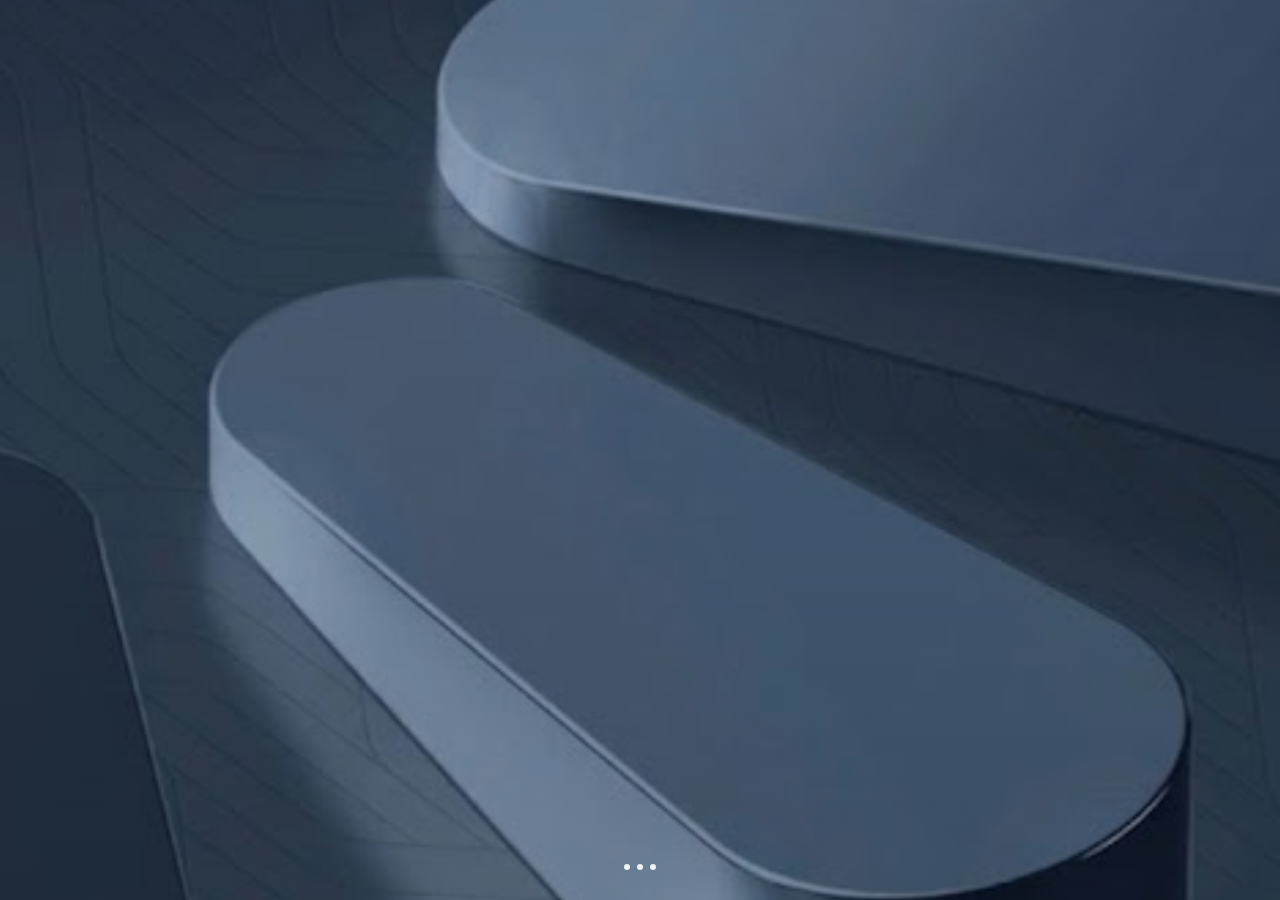
<file: index.html>
<!DOCTYPE html>
<html lang="vi">

<head>
    <meta charset="UTF-8">

    <meta
        name="viewport"
        content="width=device-width, initial-scale=1.0, maximum-scale=1.0, user-scalable=no, viewport-fit=cover"
    >

    <meta name="theme-color" content="#17283b">

    <!-- Android / PWA -->
    <link rel="manifest" href="./manifest.json">

    <link
        rel="apple-touch-icon"
        sizes="180x180"
        href="./img/app-icon-512.png"
    >
    
    <meta
        name="apple-mobile-web-app-capable"
        content="yes"
    >
    
    <meta
        name="apple-mobile-web-app-status-bar-style"
        content="default"
    >
    
    <meta
        name="apple-mobile-web-app-title"
        content="MB"
    >
    
    <meta
        name="theme-color"
        content="#17283b"
    >
    <!-- Boxicons -->
    <link
        href="https://unpkg.com/boxicons@2.1.4/css/boxicons.min.css"
        rel="stylesheet"
    >

    <title>MB Priority</title>

    <link rel="stylesheet" href="./css/index.css">
</head>

<body>

    <main
        class="splash-page"
        id="splashPage"
        aria-label="Màn hình khởi động MB Priority"
    >
        <img
            src="./img/mb_priority_background.png"
            alt=""
            class="splash-background"
            draggable="false"
        >

        <div
            class="splash-overlay"
            aria-hidden="true"
        ></div>

        <div
            class="splash-loader"
            aria-label="Đang tải ứng dụng"
        >
            <span></span>
            <span></span>
            <span></span>
        </div>
    </main>

    <script src="./js/index.js"></script>
</body>

</html>
</file>
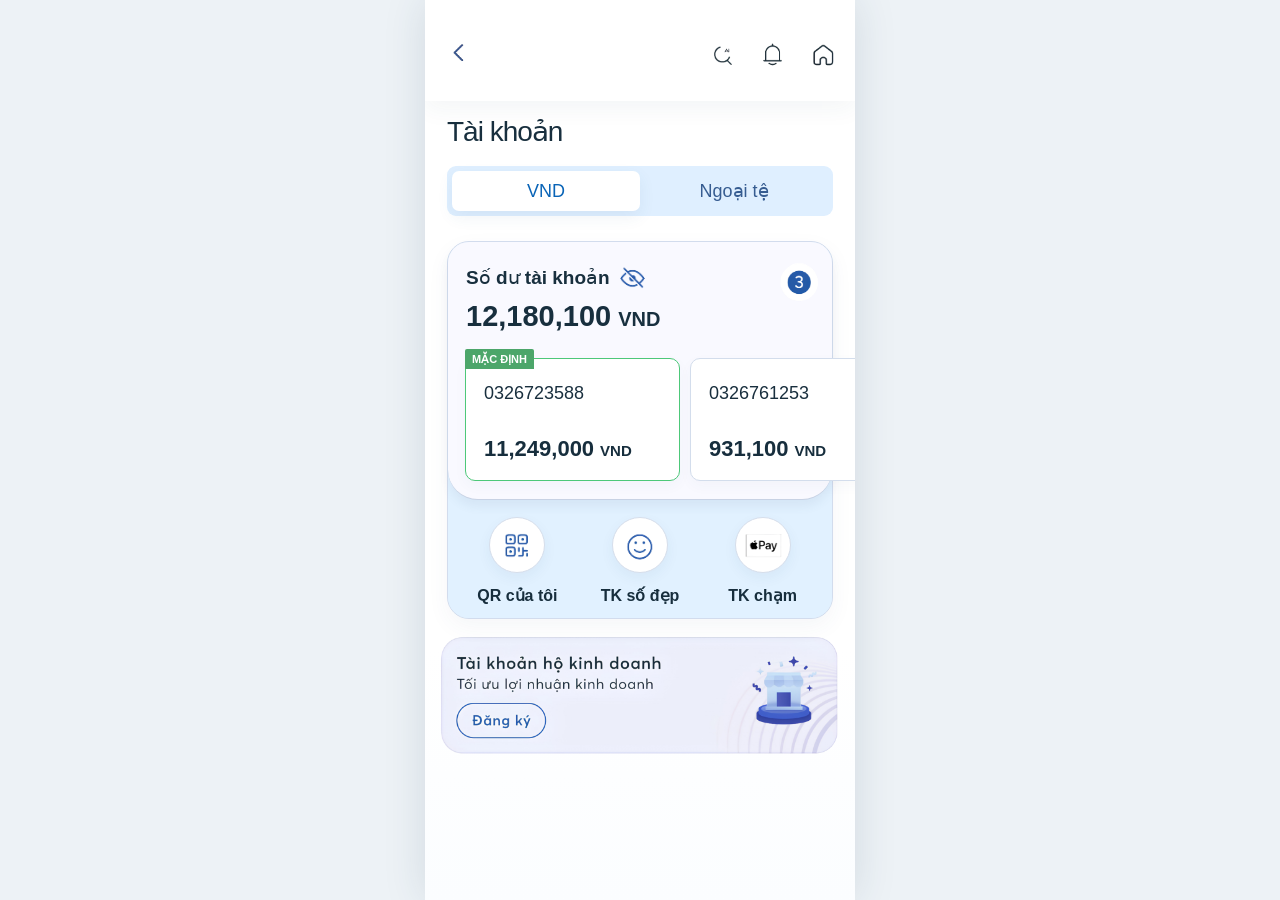
<file: account.html>
<!DOCTYPE html>
<html lang="vi">

<head>
    <meta charset="UTF-8">

    <meta
        name="viewport"
        content="width=device-width, initial-scale=1.0, maximum-scale=1.0, user-scalable=no, viewport-fit=cover"
    >

    <meta name="theme-color" content="#ffffff">

    <!-- Android / PWA -->
    <link rel="manifest" href="./manifest.json">

    <!-- iPhone / iPad -->
    <meta name="apple-mobile-web-app-capable" content="yes">

    <meta
        name="apple-mobile-web-app-status-bar-style"
        content="default"
    >

    <meta name="apple-mobile-web-app-title" content="MB Priority">

  <link
    rel="apple-touch-icon"
    sizes="180x180"
    href="./img/app-icon-full.png"
>

    <!-- Boxicons -->
    <link
        href="https://unpkg.com/boxicons@2.1.4/css/boxicons.min.css"
        rel="stylesheet"
    >

    <title>Tài khoản</title>

    <link rel="stylesheet" href="./css/account.css">
</head>

<body>

    <main class="account-page">

        <!-- =================================================
             HEADER
        ================================================== -->
    <header class="account-header">

    <button
        type="button"
        class="header-back-button"
        id="backButton"
        aria-label="Quay lại"
    >
        <span class="header-back-icon-box">

            <img
                src="./img/icon-back.png"
                alt=""
                class="header-back-icon-img"
            >

        </span>
    </button>


    <nav
        class="account-header-actions"
        aria-label="Tiện ích"
    >
        <button
            type="button"
            class="account-header-button"
            id="homeButton"
            aria-label="Trang chủ"
        >

            <span class="header-home-icon-box">

                <img
                    src="./img/icon-total.png"
                    alt=""
                    class="header-home-icon-img"
                >

            </span>

        </button>

    </nav>

</header>


        <!-- =================================================
             NỘI DUNG
        ================================================== -->
        <section class="account-content">

            <h1 class="account-title">Tài khoản</h1>


            <!-- Tab loại tiền -->
            <div
                class="currency-tabs"
                role="tablist"
                aria-label="Chọn loại tài khoản"
            >
                <button
                    type="button"
                    class="currency-tab is-active"
                    id="vndTab"
                    role="tab"
                    aria-selected="true"
                    data-currency="vnd"
                >
                    VND
                </button>

                <button
                    type="button"
                    class="currency-tab"
                    id="foreignTab"
                    role="tab"
                    aria-selected="false"
                    data-currency="foreign"
                >
                    Ngoại tệ
                </button>
            </div>


            <!-- =================================================
                 KHỐI TÀI KHOẢN VND
            ================================================== -->
            <section
                class="currency-panel is-active"
                id="vndPanel"
                data-panel="vnd"
            >

                <article class="account-summary-card">

                    <!-- Tổng số dư -->
                  <div class="summary-header">

    <div class="summary-title-row">

        <h2>Số dư tài khoản</h2>

        <button
            type="button"
            class="balance-toggle-button"
            id="accountBalanceToggle"
            aria-label="Ẩn số dư"
        >

            <span class="balance-toggle-icon-box">

               <img
    src="./img/icon-hide.png"
    alt=""
    class="balance-toggle-icon-img"
    id="accountBalanceToggleIcon"
>

            </span>

        </button>

    </div>


    <button
        type="button"
        class="account-count-button"
        aria-label="Có 3 tài khoản"
    >

        <span class="account-count-icon-box">

            <img
                src="./img/icon-account-count.png"
                alt=""
                class="account-count-icon-img"
            >

        </span>

    </button>

</div>

                    <div
                        class="total-account-balance"
                        aria-live="polite"
                    >
                        <strong id="accountTotalBalance">
                            12,180,100
                        </strong>

                        <span>VND</span>
                    </div>


                    <!-- Slider tài khoản -->
                    <div
                        class="account-cards-viewport"
                        id="accountCardsViewport"
                    >
                        <div
                            class="account-cards-track"
                            id="accountCardsTrack"
                        >

                            <!-- Tài khoản mặc định -->
                            <article
                                class="bank-account-card is-default"
                                tabindex="0"
                                data-account="./transaction.html"
                            >
                                <span class="default-label">
                                    MẶC ĐỊNH
                                </span>

                                <p class="account-number">
                                    0326723588
                                </p>

                                <div class="account-card-balance">
                                    <strong
                                        class="account-balance-value"
                                        data-balance="11,249,000"
                                    >
                                        11,249,000
                                    </strong>

                                    <span>VND</span>
                                </div>
                            </article>


                            <!-- Tài khoản thứ hai -->
                            <article
                                class="bank-account-card"
                                tabindex="0"
                                data-account="./transaction.html"
                            >
                                <p class="account-number">  
                                    0326761253
                                </p>

                                <div class="account-card-balance">
                                    <strong
                                        class="account-balance-value"
                                        data-balance="931,100"
                                    >
                                        12334
                                    </strong>

                                    <span>VND</span>
                                </div>
                            </article>


                            <!-- Tài khoản thứ ba -->
                            <article
                                class="bank-account-card"
                                tabindex="0"
                                data-account="./transaction.html"
                            >
                                <p class="account-number">
                                    686899999
                                </p>

                                <div class="account-card-balance">
                                    <strong
                                        class="account-balance-value"
                                        data-balance="0"
                                    >
                                        0
                                    </strong>

                                    <span>VND</span>
                                </div>
                            </article>

                        </div>
                    </div>


                    <!-- Tiện ích tài khoản -->
                  <nav
    class="account-tools"
    aria-label="Tiện ích tài khoản"
>

    <!-- QR của tôi -->
    <button
        type="button"
        class="account-tool-item"
    >
        <span class="account-tool-icon">
            <span class="tool-qr-icon-box">
                <img
                    src="./img/icon-myqr.png"
                    alt="QR của tôi"
                    class="tool-qr-icon-img"
                >
            </span>
        </span>

        <span>QR của tôi</span>
    </button>


    <!-- TK số đẹp -->
    <button
        type="button"
        class="account-tool-item"
    >
        <span class="account-tool-icon">
            <span class="tool-beauty-icon-box">
                <img
                    src="./img/icon-beauty-account.png"
                    alt="TK số đẹp"
                    class="tool-beauty-icon-img"
                >
            </span>
        </span>

        <span>TK số đẹp</span>
    </button>


    <!-- TK chạm -->
    <button
        type="button"
        class="account-tool-item"
    >
        <span class="account-tool-icon">
            <span class="tool-pay-icon-box">
                <img
                    src="./img/icon-touch-pay.png"
                    alt="TK chạm"
                    class="tool-pay-icon-img"
                >
            </span>
        </span>

        <span>TK chạm</span>
    </button>

</nav>

                </article>


                <!-- Banner đăng ký hộ kinh doanh -->
              <article class="business-account-card">

    <!-- <div class="business-card-content">

        <h2>Tài khoản hộ kinh doanh</h2>

        <p>Tối ưu lợi nhuận kinh doanh</p>

        <button
            type="button"
            class="business-register-button"
        >
            Đăng ký
        </button>

    </div> -->

    <div
        class="business-image-box"
        aria-hidden="true"
    >

        <img
            src="./img/business-banner.png"
            alt=""
            class="business-image-img"
        >

    </div>

</article>

            </section>


            <!-- =================================================
                 KHỐI NGOẠI TỆ
            ================================================== -->
            <section
                class="currency-panel"
                id="foreignPanel"
                data-panel="foreign"
            >
                <article class="empty-currency-card">

                    <span class="empty-currency-icon">
                        <i class="bx bx-wallet"></i>
                    </span>

                    <h2>Chưa có tài khoản ngoại tệ</h2>

                    <p>
                        Mở tài khoản ngoại tệ để quản lý giao dịch
                        quốc tế thuận tiện hơn.
                    </p>

                    <button type="button">
                        Mở tài khoản
                    </button>

                </article>
            </section>

        </section>

    </main>

    <script src="./js/account.js"></script>
</body>

</html>
</file>
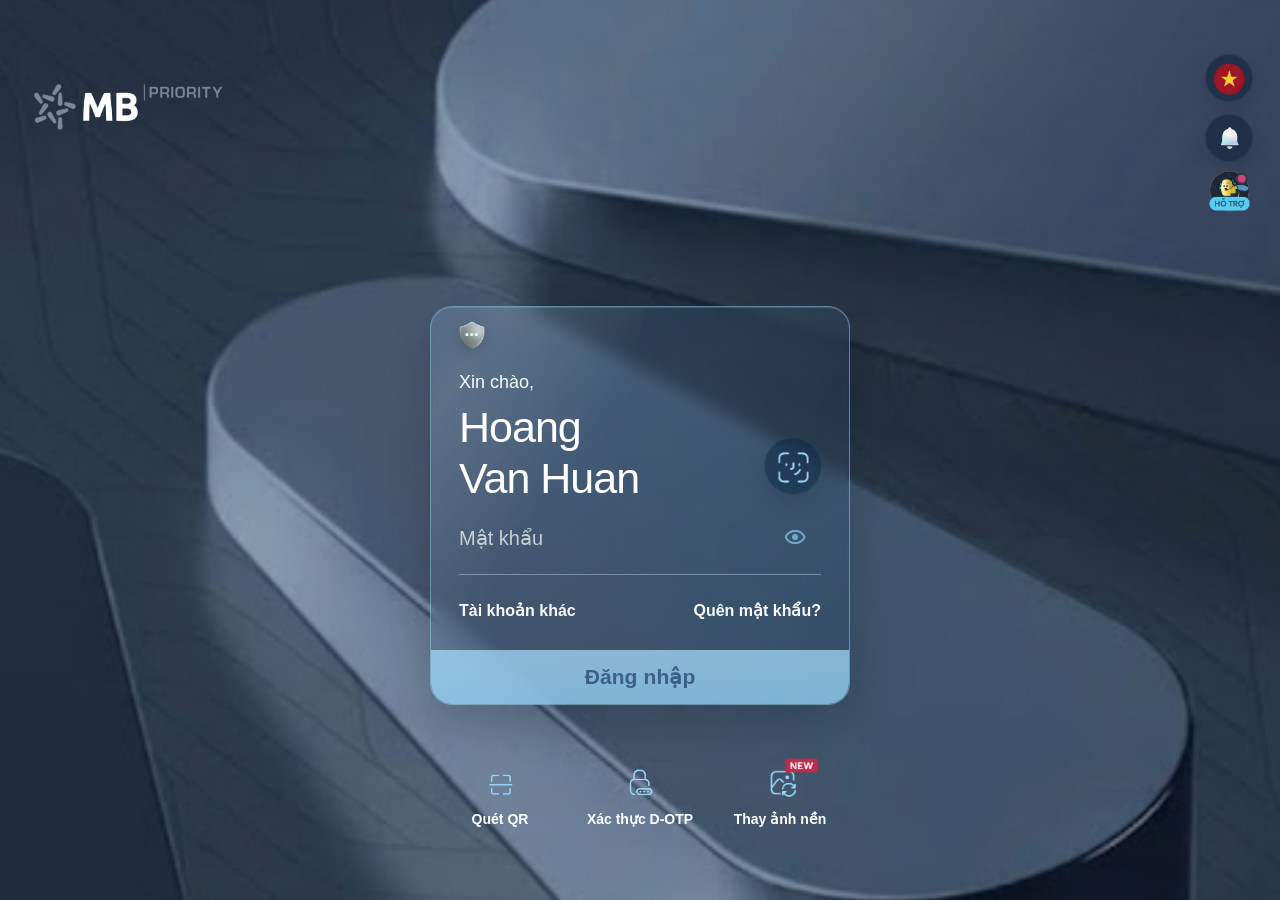
<file: login.html>
<!DOCTYPE html>
<html lang="vi">

<head>
    <meta charset="UTF-8">

    <meta
        name="viewport"
        content="width=device-width, initial-scale=1.0, maximum-scale=1.0, user-scalable=no, viewport-fit=cover"
    >

    <meta name="theme-color" content="#17283b">

    <!-- Android / PWA -->
    <link rel="manifest" href="./manifest.json">

    <!-- iPhone / iPad -->
    <meta name="apple-mobile-web-app-capable" content="yes">

    <meta
        name="apple-mobile-web-app-status-bar-style"
        content="black-translucent"
    >

    <meta name="apple-mobile-web-app-title" content="MB Priority">
<link
    rel="apple-touch-icon"
    sizes="180x180"
    href="./img/app-icon-full.png"
>

    <!-- Boxicons -->
    <link
        href="https://unpkg.com/boxicons@2.1.4/css/boxicons.min.css"
        rel="stylesheet"
    >

    <title>Đăng nhập</title>

    <link rel="stylesheet" href="./css/login.css">
</head>

<body>

    <main class="login-page">

        <!-- Ảnh nền -->
        <img
            src="./img/mb_priority_background.png"
            alt=""
            class="login-background"
            draggable="false"
        >

        <!-- Lớp phủ nền -->
        <div
            class="login-background-overlay"
            aria-hidden="true"
        ></div>


        <!-- Header -->
      <header class="login-header">

    <a
        href="./index.html"
        class="priority-brand"
        aria-label="MB Priority"
    >
        <img
            src="./img/priority-logo.png"
            alt="MB Priority"
            class="priority-brand-image"
        >
    </a>

    <nav
        class="header-actions"
        aria-label="Tiện ích"
    >

        <button
            type="button"
            class="language-button"
            aria-label="Ngôn ngữ"
        >
            <img
                src="./img/vietnam-flag.png"
                alt="Tiếng Việt"
                class="language-icon-img"
            >
        </button>

        <button
            type="button"
            class="notification-button"
            aria-label="Thông báo"
        >
            <img
                src="./img/bell.png"
                alt="Thông báo"
                class="notification-icon-img"
            >
        </button>

        <button
            type="button"
            class="support-button"
            aria-label="Hỗ trợ"
        >
            <img
                src="./img/support.png"
                alt="Hỗ trợ"
                class="support-icon-img"
            >
        </button>

    </nav>

</header>


        <!-- Khung đăng nhập -->
        <section
            class="login-card"
            aria-labelledby="loginGreeting"
        >

            <div class="login-card-content">

                <!-- Biểu tượng bảo mật -->
              <div class="security-icon">

    <img
        src="./img/security.png"
        alt="Bảo mật"
        class="security-icon-img"
    >

</div>


                <!-- Thông tin khách hàng -->
                <div class="customer-information">

                    <p
                        class="login-greeting"
                        id="loginGreeting"
                    >
                        Xin chào,
                    </p>

                    <h1 class="customer-name">
                        <span>Hoang</span>
                        <span>Van Huan</span>
                    </h1>

                </div>


                <!-- Face ID -->
                <button
                    type="button"
                    class="face-id-button"
                    aria-label="Đăng nhập bằng Face ID"
                >
                    <div class="scan-icon-box">

    <img
        src="./img/scan.png"
        alt="Quét"
        class="scan-icon-img"
    >

</div>
                </button>


                <!-- Mật khẩu -->
          <!-- Mật khẩu -->
<!-- Mật khẩu -->
<div
    class="password-area"
    id="passwordArea"
    aria-label="Mật khẩu gồm 9 ký tự"
>
    <span
        class="password-placeholder"
        id="passwordPlaceholder"
    >
        Mật khẩu
    </span>

    <div
        class="password-dots"
        id="passwordDots"
        aria-hidden="true"
    >
        <span></span>
        <span></span>
        <span></span>
        <span></span>
        <span></span>
        <span></span>
        <span></span>
        <span></span>
        <span></span>
    </div>

    <button
        type="button"
        class="password-toggle"
        id="passwordToggle"
        aria-label="Hiện mật khẩu"
    >
        <i class="bx bx-show"></i>
    </button>
</div>

                <!-- Liên kết tài khoản -->
                <div class="login-options">

                    <button
                        type="button"
                        class="login-option-button"
                    >
                        Tài khoản khác
                    </button>

                    <button
                        type="button"
                        class="login-option-button"
                    >
                        Quên mật khẩu?
                    </button>

                </div>

            </div>


            <!-- Nút đăng nhập -->
            <button
                type="button"
                class="login-submit-button"
                id="loginButton"
            >
                <span>Đăng nhập</span>

                <span
                    class="login-button-loader"
                    aria-hidden="true"
                ></span>
            </button>

        </section>


        <!-- Tiện ích phía dưới -->
       <nav
    class="bottom-services"
    aria-label="Dịch vụ nhanh"
>

    <!-- Quét QR -->
    <button
        type="button"
        class="service-item service-qr"
    >
        <span class="service-icon-box qr-icon-box">
            <img
                src="./img/qr-service.png"
                alt=""
                class="qr-service-img"
            >
        </span>

        <span class="service-label">
            Quét QR
        </span>
    </button>


    <!-- Xác thực D-OTP -->
    <button
        type="button"
        class="service-item service-otp"
    >
        <span class="service-icon-box otp-icon-box">
            <img
                src="./img/otp-service.png"
                alt=""
                class="otp-service-img"
            >
        </span>

        <span class="service-label">
            Xác thực D-OTP
        </span>
    </button>


    <!-- Thay ảnh nền -->
    <button
        type="button"
        class="service-item service-background"
    >
        <span class="service-icon-box background-icon-box">

            <img
                src="./img/background-service.png"
                alt=""
                class="background-service-img"
            >

            <!-- <small class="service-new-badge">
                NEW
            </small> -->

        </span>

        <span class="service-label">
            Thay ảnh nền
        </span>
    </button>

</nav>


        <!-- Kéo lên -->
      <button
    type="button"
    class="expand-button"
    aria-label="Mở rộng"
>
    <span class="expand-icon-box">
        <img
            src="./img/expand.png"
            alt=""
            class="expand-icon-img"
        >
    </span>
</button>
    </main>

    <script src="./js/login.js"></script>
</body>

</html>
</file>
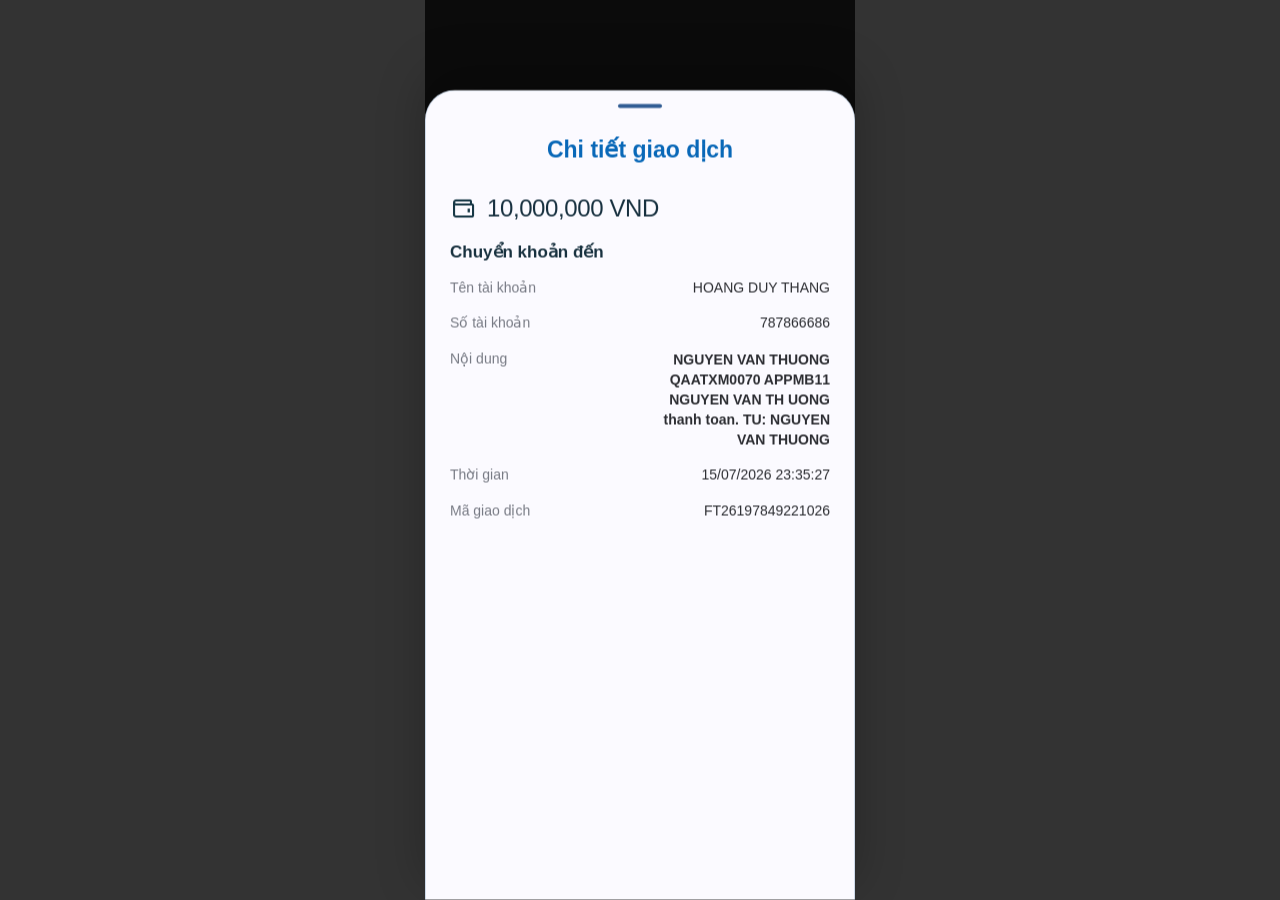
<file: transaction-001.html>
<!DOCTYPE html>
<html lang="vi">

<head>
    <meta charset="UTF-8">

    <meta
        name="viewport"
        content="width=device-width, initial-scale=1.0, maximum-scale=1.0, user-scalable=no, viewport-fit=cover"
    >

    <meta name="theme-color" content="#333333">

    <!-- Android / PWA -->
    <link rel="manifest" href="./manifest.json">

    <!-- iPhone / iPad -->
    <meta name="apple-mobile-web-app-capable" content="yes">

    <meta
        name="apple-mobile-web-app-status-bar-style"
        content="black-translucent"
    >

    <meta
        name="apple-mobile-web-app-title"
        content="MB Priority"
    >
<link
    rel="apple-touch-icon"
    sizes="180x180"
    href="./img/app-icon-full.png"
>
    <!-- Boxicons -->
    <link
        href="https://unpkg.com/boxicons@2.1.4/css/boxicons.min.css"
        rel="stylesheet"
    >

    <title>Chi tiết giao dịch</title>

    <link
        rel="stylesheet"
        href="./css/transaction-001.css"
    >
</head>

<body>

    <main class="bill-detail-page">

        <!-- Nền tối -->
        <button
            type="button"
            class="bill-overlay"
            id="billOverlay"
            aria-label="Đóng chi tiết giao dịch"
        ></button>


        <!-- Bottom sheet -->
        <section
            class="bill-sheet"
            id="billSheet"
            role="dialog"
            aria-modal="true"
            aria-labelledby="billTitle"
        >

            <!-- Thanh kéo -->
            <div
                class="bill-drag-area"
                id="billDragArea"
            >
                <span
                    class="bill-handle"
                    aria-hidden="true"
                ></span>
            </div>


            <div class="bill-sheet-content">

                <!-- Tiêu đề -->
                <h1
                    class="bill-title"
                    id="billTitle"
                >
                    Chi tiết giao dịch
                </h1>


                <!-- Số tiền -->
                <div class="bill-amount">

                    <span
                        class="bill-amount-icon"
                        aria-hidden="true"
                    >
                        <i class="bx bx-wallet"></i>
                    </span>

                    <strong>10,000,000 VND</strong>

                </div>


                <!-- Loại giao dịch -->
                <h2 class="bill-transfer-title">
                    Chuyển khoản đến
                </h2>


                <!-- Thông tin -->
                <section class="bill-information">

                    <div class="bill-row">

                        <span class="bill-label">
                            Tên tài khoản
                        </span>

                        <strong class="bill-value">
                            HOANG DUY THANG
                        </strong>

                    </div>


                    <div class="bill-row">

                        <span class="bill-label">
                            Số tài khoản
                        </span>

                        <strong class="bill-value">
                            787866686
                        </strong>

                    </div>


                    <div class="bill-row bill-content-row">

                        <span class="bill-label">
                            Nội dung
                        </span>

                        <strong class="bill-value">
                            NGUYEN VAN THUONG<br>
                            QAATXM0070 APPMB11<br>
                            NGUYEN VAN TH UONG<br>
                            thanh toan. TU: NGUYEN<br>
                            VAN THUONG
                        </strong>

                    </div>


                    <div class="bill-row">

                        <span class="bill-label">
                            Thời gian
                        </span>

                        <strong class="bill-value">
                            15/07/2026 23:35:27
                        </strong>

                    </div>


                    <div class="bill-row">

                        <span class="bill-label">
                            Mã giao dịch
                        </span>

                        <strong class="bill-value">
                            FT26197849221026
                        </strong>

                    </div>

                </section>

            </div>

        </section>

    </main>

    <script src="./js/transaction-001.js"></script>
</body>

</html>
</file>
<file: css/index.css>
/* =========================================================
   RESET
========================================================= */

*,
*::before,
*::after {
    box-sizing: border-box;
}

html,
body {
    width: 100%;
    min-width: 100%;
    height: 100%;
    min-height: 100%;
    margin: 0;
    padding: 0;
}

html {
    background: #17283b;

    -webkit-text-size-adjust: 100%;
    text-size-adjust: 100%;
}

body {
    position: fixed;
    inset: 0;

    overflow: hidden;

    background: #17283b;

    font-family:
        -apple-system,
        BlinkMacSystemFont,
        "SF Pro Display",
        "SF Pro Text",
        "Segoe UI",
        sans-serif;

    -webkit-font-smoothing: antialiased;
    -moz-osx-font-smoothing: grayscale;

    overscroll-behavior: none;
}


/* =========================================================
   SPLASH PAGE
========================================================= */

.splash-page {
    position: fixed;
    inset: 0;
    z-index: 1;

    width: 100%;
    height: 100%;
    min-height: 100vh;
    min-height: 100dvh;

    overflow: hidden;
    isolation: isolate;

    background: #17283b;
}


/* =========================================================
   BACKGROUND
========================================================= */

.splash-background {
    position: absolute;
    top: 50%;
    left: 50%;
    z-index: 1;

    width: 100%;
    height: 100%;

    display: block;

    object-fit: cover;
    object-position: center center;

    transform:
        translate(-50%, -50%)
        scale(1.01);

    pointer-events: none;
    user-select: none;

    -webkit-user-drag: none;

    animation: splashBackgroundShow 900ms ease-out both;
}


/* =========================================================
   OVERLAY
========================================================= */

.splash-overlay {
    position: absolute;
    inset: 0;
    z-index: 2;

    pointer-events: none;

    background:
        linear-gradient(
            180deg,
            rgba(5, 15, 29, 0.07) 0%,
            rgba(5, 15, 29, 0) 30%,
            rgba(5, 15, 29, 0.12) 100%
        );
}


/* =========================================================
   LOADER
========================================================= */

.splash-loader {
    position: absolute;
    left: 50%;
    bottom: max(
        30px,
        calc(env(safe-area-inset-bottom) + 18px)
    );
    z-index: 3;

    display: flex;
    align-items: center;
    justify-content: center;
    gap: 7px;

    transform: translateX(-50%);

    opacity: 0;

    animation: splashLoaderShow 450ms ease 900ms forwards;
}

.splash-loader span {
    width: 6px;
    height: 6px;

    display: block;

    border-radius: 50%;

    background: rgba(255, 255, 255, 0.9);

    animation: splashDot 1.1s ease-in-out infinite;
}

.splash-loader span:nth-child(2) {
    animation-delay: 150ms;
}

.splash-loader span:nth-child(3) {
    animation-delay: 300ms;
}


/* =========================================================
   LEAVING STATE
========================================================= */

.splash-page.is-leaving {
    pointer-events: none;

    animation: splashPageLeave 450ms ease forwards;
}


/* =========================================================
   ANIMATIONS
========================================================= */

@keyframes splashBackgroundShow {
    from {
        opacity: 0;

        transform:
            translate(-50%, -50%)
            scale(1.05);
    }

    to {
        opacity: 1;

        transform:
            translate(-50%, -50%)
            scale(1.01);
    }
}

@keyframes splashLoaderShow {
    from {
        opacity: 0;

        transform:
            translateX(-50%)
            translateY(7px);
    }

    to {
        opacity: 1;

        transform:
            translateX(-50%)
            translateY(0);
    }
}

@keyframes splashDot {
    0%,
    60%,
    100% {
        opacity: 0.35;
        transform: translateY(0);
    }

    30% {
        opacity: 1;
        transform: translateY(-4px);
    }
}

@keyframes splashPageLeave {
    from {
        opacity: 1;
        transform: scale(1);
    }

    to {
        opacity: 0;
        transform: scale(1.02);
    }
}


/* =========================================================
   REDUCE MOTION
========================================================= */

@media (prefers-reduced-motion: reduce) {
    .splash-background,
    .splash-loader,
    .splash-loader span,
    .splash-page.is-leaving {
        animation: none;
    }

    .splash-loader {
        opacity: 1;
    }
}
</file>
<file: css/account.css>
/* =========================================================
   RESET
========================================================= */

*,
*::before,
*::after {
    box-sizing: border-box;
}

:root {
    --white: #ffffff;

    --page-background: #ffffff;

    --text-main: #182f3e;
    --text-secondary: #345d91;

    --blue: #0765bd;
    --blue-dark: #145da6;
    --blue-light: #dfeffd;
    --blue-soft: #eef7ff;

    --card-border: #d4deef;
    --green: #4cc77c;

    --safe-top: env(safe-area-inset-top, 0px);
    --safe-bottom: env(safe-area-inset-bottom, 0px);
}

html {
    width: 100%;
    min-height: 100%;

    background: var(--page-background);

    -webkit-text-size-adjust: 100%;
    text-size-adjust: 100%;
}

body {
    width: 100%;
    min-height: 100%;
    margin: 0;

    overflow-x: hidden;

    color: var(--text-main);
    background: var(--page-background);

    font-family:
        -apple-system,
        BlinkMacSystemFont,
        "SF Pro Display",
        "SF Pro Text",
        "Segoe UI",
        sans-serif;

    -webkit-font-smoothing: antialiased;
    -moz-osx-font-smoothing: grayscale;

    overscroll-behavior-y: none;
}

button {
    margin: 0;
    padding: 0;

    border: 0;
    outline: 0;

    color: inherit;
    background: transparent;

    font: inherit;
    cursor: pointer;

    -webkit-tap-highlight-color: transparent;
}


/* =========================================================
   PAGE
========================================================= */

.account-page {
    position: relative;

    width: 100%;
    min-height: 100vh;
    min-height: 100dvh;

    overflow-x: hidden;

    background:
        linear-gradient(
            180deg,
            #ffffff 0%,
            #ffffff 72%,
            #fbfdff 100%
        );
}

/* =========================================================
   HEADER
========================================================= */

.account-header{

    position: sticky;
    top: 0;
    z-index: 50;

   min-height: calc(100px + var(--safe-top));

    display: flex;
    align-items: flex-end;
    justify-content: space-between;

    padding-top: calc(var(--safe-top) + 25px);
    padding-right: 25px;
    padding-bottom: 34px;
    padding-left: 25px;

    background: rgba(255,255,255,.96);

    box-shadow: 0 8px 22px rgba(31,69,98,.05);

    backdrop-filter: blur(18px);
    -webkit-backdrop-filter: blur(18px);
}

.header-back-button,
.account-header-button {
    display: grid;
    place-items: center;

    color: #152e3d;

    transition:
        transform 150ms ease,
        opacity 150ms ease;
}

.header-back-button {
    width: 42px;
    height: 42px;

    color: #235f9e;
}

.header-back-button i {
    font-size: 38px;
}

.header-back-button:active,
.account-header-button:active {
    opacity: 0.65;
    transform: scale(0.9);
}

.account-header-actions {
    display: flex;
    align-items: center;
    gap: 19px;
}

.account-header-button {
    position: relative;

    width: 40px;
    height: 40px;
}

.account-header-button i {
    font-size: 31px;
}
.header-actions{

    display:flex;
    align-items:center;

}
.language-button{

    width:44px;
    height:44px;

    display:flex;
    justify-content:center;
    align-items:center;

    margin-right:12px;

    flex:0 0 44px;

    background:transparent;
    border:none;
}

.language-icon-img{

    width:24px;
    height:24px;

    object-fit:contain;

    pointer-events:none;
}
.notification-button{

    width:44px;
    height:44px;

    display:flex;
    justify-content:center;
    align-items:center;

    margin-right:12px;

    flex:0 0 44px;

    background:transparent;
    border:none;
}

.notification-icon-img{

    width:24px;
    height:24px;

    object-fit:contain;

    pointer-events:none;
}
.support-button{

    width:44px;
    height:44px;

    display:flex;
    justify-content:center;
    align-items:center;

    flex:0 0 44px;

    background:transparent;
    border:none;
}

.support-icon-img{

    width:24px;
    height:24px;

    object-fit:contain;

    pointer-events:none;
}
.language-icon-img{
    width:36px;
    height:36px;
}
.ai-button small {
    position: absolute;
    top: 5px;
    right: 3px;

    font-size: 8px;
    font-weight: 700;
}


/* =========================================================
   CONTENT
========================================================= */

.account-content {
    padding:
        25px
        22px
        calc(45px + var(--safe-bottom));
}

.account-title {
    margin: 0 0 18px;
    font-size: 28px;
    font-weight: 400;
    margin-top: -10px;
    line-height: 1.15;
    letter-spacing: -1px;
}


/* =========================================================
   CURRENCY TABS
========================================================= */
/* =========================
   KHUNG ICON ẨN SỐ DƯ
========================= */

.balance-toggle-icon-box{

    width:22px;
    height:22px;

    display:flex;
    align-items:center;
    justify-content:center;

    flex-shrink:0;
}


/* =========================
   ICON ẨN SỐ DƯ
========================= */

.balance-toggle-icon-img{
    width: 140px;
    height: 140px;
    margin-top: -9px;
    margin-left: 7px;
    display: block;
    object-fit: contain;
}


/* =========================
   KHUNG ICON ĐẾM TÀI KHOẢN
========================= */

.account-count-icon-box{

    width:100%;
    height:100%;

    display:flex;
    align-items:center;
    justify-content:center;

    flex-shrink:0;
}


/* =========================
   ICON ĐẾM TÀI KHOẢN
========================= */

.account-count-icon-img{
    width: 123px;
   
    height: 209px;
    margin-top: -86px;
    object-fit: contain;
}
.currency-tabs {
        display: grid;
    grid-template-columns: repeat(2, minmax(0, 1fr));
    width: 100%;
    height: 50px;
    padding: 5px;
    margin-bottom: 25px;
    border-radius: 9px;
    background: #dfefff;
}

.currency-tab {
    border-radius: 7px;

    font-size: 18px;
    font-weight: 500;

    color: #365c91;

    transition:
        color 180ms ease,
        background-color 180ms ease,
        box-shadow 180ms ease,
        transform 150ms ease;
}

.currency-tab:active {
    transform: scale(0.98);
}

.currency-tab.is-active {
    color: #0964b7;
    background: #ffffff;

    box-shadow:
        0 6px 16px rgba(57, 103, 143, 0.08);
}


/* =========================================================
   CURRENCY PANELS
========================================================= */

.currency-panel {
    display: none;
}

.currency-panel.is-active {
    display: block;

    animation: panelShow 250ms ease both;
}


/* =========================================================
   ACCOUNT SUMMARY CARD
========================================================= */



.summary-header {
    display: flex;
    align-items: center;
    justify-content: space-between;

    padding: 21px 18px 0;
}

.summary-title-row {
    display: flex;
    align-items: center;
    gap: 8px;
}

.summary-title-row h2 {
    margin: 0;
    font-size: 19px;
    font-weight: 550;
    line-height: 1.2;
    color: #182f3e;
}

/* .account-count-button {
    width: 45px;
    height: 45px;

    display: grid;
    place-items: center;

    padding: 7px;

    border-radius: 50%;

    color: #ffffff;
    background: rgba(255, 255, 255, 0.95);

    box-shadow:
        0 6px 16px rgba(33, 75, 111, 0.13);
} */

.account-count-button span {
    width: 30px;
    height: 30px;

    display: grid;
    place-items: center;

    border-radius: 50%;

    font-size: 17px;
    font-weight: 650;

    color: #ffffff;
    background: #ffffff;
}

.balance-toggle-button:active {
    opacity: 0.65;
    transform: scale(0.9);
}

.balance-toggle-button i {
    font-size: 27px;
}

/* .account-count-button {
    width: 42px;
    height: 42px;

    display: grid;
    place-items: center;

    border: 8px solid rgba(255, 255, 255, 0.92);
    border-radius: 50%;

    color: #ffffff;
    background: #0d70c4;

    box-shadow:
        0 6px 15px rgba(20, 81, 132, 0.13);
} */

.account-count-button span {
    font-size: 17px;
    font-weight: 650;
}

.total-account-balance {
    display: flex;
    align-items: baseline;
    gap: 7px;
    padding: 9px 18px 10px;
}

.total-account-balance strong {
    /* font-size: 29px;
    font-weight: 420;
    line-height: 1;

    letter-spacing: -0.7px;

    color: #18303f; */
    font-size: 29px;
    font-weight: 550;
    line-height: 1;
    color: #182f3e;
}

.total-account-balance span {
  font-size: 20px;
    font-weight: 550;
    color: #18303f;
}

/* ===========================
   Khung icon
=========================== */

.header-back-icon-box,
.header-ai-icon-box,
.header-bell-icon-box,
.header-home-icon-box{

    width:24px;
    height:24px;

    display:flex;
    align-items:center;
    justify-content:center;

    flex-shrink:0;

    overflow:visible;
}


/* ===========================
   Icon Back
=========================== */

.header-back-icon-img{
    width: 111px;
    height: 243px;
    margin-top: 10px;
    margin-left: -30px;
    display: block;
    object-fit: contain;
}


/* ===========================
   Icon AI
=========================== */

.header-ai-icon-img{

    width:18px;
    height:18px;

    display:block;
    object-fit:contain;
}


/* ===========================
   Icon Chuông
=========================== */

.header-bell-icon-img{

    width:20px;
    height:20px;

    display:block;
    object-fit:contain;
}


/* ===========================
   Icon Home
=========================== */

.header-home-icon-img{
width: 360px;
    height: 420px;
    margin-left: -80px;
    margin-top: 26px;
    display: block;
    object-fit: contain;
}
/* =========================================================
   ACCOUNT CARD SLIDER
========================================================= */

.account-cards-viewport {
    position: relative;
    z-index: 3;

    width: calc(100% + 23px);

    margin-right: -23px;

    overflow-x: auto;
    overflow-y: visible;

    scrollbar-width: none;

    scroll-snap-type: x proximity;
    scroll-padding-left: 17px;

    overscroll-behavior-x: contain;
    -webkit-overflow-scrolling: touch;
}

.account-cards-viewport::-webkit-scrollbar {
    display: none;
}
.header-action-button,
.support-button{

    width:44px;
    height:44px;

    display:flex;
    align-items:center;
    justify-content:center;

    padding:0;

    border:none;
    outline:none;

    background:transparent;

    flex-shrink:0;

    cursor:pointer;
}
.language-icon-img{

    width:24px;
    height:24px;

    object-fit:contain;

    display:block;
}
.notification-icon-img{

    width:23px;
    height:23px;

    object-fit:contain;

    display:block;
}
.support-icon-img{

    width:26px;
    height:26px;

    object-fit:contain;

    display:block;
}
.account-cards-track {
     display: flex;
    align-items: stretch;
    gap: 10px;
    height: 149px;
    margin-top: 17px;
    width: max-content;
    padding: 0 17px 26px 17px;
        
}

.bank-account-card {
   position: relative;
     width:220px;

 width: 215px;
    min-width: 213px;
    display: flex;
    flex-direction: column;
    justify-content: space-between;
    padding: 23px 18px 20px;
    overflow: visible;
    border: 1px solid #d3ddec;
    border-radius: 10px;
    background: #ffffff;
    scroll-snap-align: start;
    box-shadow: 0 5px 14px rgba(53, 86, 114, 0.035);
    transition: transform 160ms ease, border-color 160ms ease, box-shadow 160ms ease;
}

.bank-account-card.is-default {
    border: 1.5px solid #4dc879;
}

.bank-account-card:active {
    transform: scale(0.985);
}

.default-label {
    position: absolute;
    top: -10px;
    left: -1px;
    z-index: 2;

    height: 20px;

    display: flex;
    align-items: center;

    padding: 0 7px;

    border-radius: 2px 2px 0 0;

    font-size: 11px;
    font-weight: 750;
    line-height: 1;

    color: #ffffff;
    background: #4ca66a;
}
.account-number {
    margin: 0;

    overflow: hidden;

    font-size: 18px;
    font-weight: 430;
    line-height: 1.25;

    color: #192f3e;

    white-space: nowrap;
    text-overflow: ellipsis;
}

.account-card-balance {
    display: flex;
    align-items: baseline;
    gap: 6px;

    white-space: nowrap;
}

.account-card-balance strong {
    font-size: 22px;
    font-weight: 750;
    line-height: 1;

    color: #172e3d;
}

.account-card-balance span {
    font-size: 15px;
    font-weight: 600;

    color: #172e3d;
}

/* =========================================================
   ACCOUNT TOOLS
========================================================= */

/* .account-tools {
    position: relative;
    z-index: 1;
    overflow:hidden;
    min-height: 141px;

    display: grid;
    grid-template-columns: repeat(3, minmax(0, 1fr));
    align-items: center;

    padding:
        22px
        8px
        20px;

    border-radius: 0 0 21px 21px;
 border-bottom-left-radius:22px;
    border-bottom-right-radius:22px;
    background: #e1f1ff;
} */
/* =========================================================
   KHUNG TỔNG TÀI KHOẢN
========================================================= */

.account-summary-card {
    position: relative;
    isolation: isolate;

    width: 100%;

     overflow: visible;

    border: 1px solid #d2dced;
    border-radius: 22px;

    /* Nền xanh nằm phía sau */
    background: #e1f1ff;

    box-shadow:
        0 8px 22px rgba(50, 83, 112, 0.05);
}
/* ===========================
   Khung chung icon
=========================== */

.account-tool-icon{

    width:56px;
    height:56px;

    display:flex;
    justify-content:center;
    align-items:center;

    border-radius:50%;

    background:#ffffff;

    border:1px solid #d6deeb;

    box-shadow:0 5px 14px rgba(38,76,108,.055);

    overflow:visible;

    flex-shrink:0;
}


/* ===========================
   QR của tôi
=========================== */

.tool-qr-icon-box{

    width:100%;
    height:100%;

    display:flex;
    justify-content:center;
    align-items:center;
}

.tool-qr-icon-img{
    width: 110px;
    height: 130px;
    margin-top: -31px;
    object-fit: contain;
    display: block;
}


/* ===========================
   TK số đẹp
=========================== */

.tool-beauty-icon-box{

    width:100%;
    height:100%;

    display:flex;
    justify-content:center;
    align-items:center;
}

.tool-beauty-icon-img{
    width: 110px;
    height: 130px;
    margin-top: -36px;
    margin-left: -1px;
    object-fit: contain;
    display: block;
}


/* ===========================
   TK chạm
=========================== */

.tool-pay-icon-box{

    width:100%;
    height:100%;

    display:flex;
    justify-content:center;
    align-items:center;
}

.tool-pay-icon-img{
width: 285px;
    height: 260px;
    margin-left: 6px;
    margin-top: -106px;
    object-fit: contain;
    display: block;
}

/* =========================================================
   NỀN TRẮNG PHÍA TRÊN – BO TRÒN DƯỚI CHÂN
========================================================= */

.account-summary-card::before {
        content: "";
    position: absolute;
    z-index: 1;
    top: 0;
    right: 0;
    left: 0;
    height: 258px;
    background: #f9f9ff;
    border-radius: 21px 21px 30px 30px;
    border-bottom: 1px solid rgba(196, 207, 226, 0.9);
    box-shadow: 0 7px 10px rgba(74, 98, 125, 0.07);
    pointer-events: none;
}


/* Nội dung phần trên phải nằm trên nền trắng */

.summary-header,
.total-account-balance,
.account-cards-viewport {
    position: relative;
    z-index: 2;
}
/* ===================================
   Khung chứa ảnh
=================================== */

.business-image-box{

    width:120px;
    height:100px;

    display:flex;
    justify-content:center;
    align-items:center;

    flex-shrink:0;

    overflow:visible;
}


/* ===================================
   Ảnh
=================================== */

.business-image-img{

         width: 974px;
    height: 797px;
    margin-top: 110px;
    margin-left: 265px;
    object-fit: contain;
    display: block;
    pointer-events: none;
}

/* =========================================================
   KHU TIỆN ÍCH MÀU XANH PHÍA DƯỚI
========================================================= */

.account-tools {
   position: relative;
    z-index: 0;
    min-height: 88px;
    display: grid;
    grid-template-columns: repeat(3, minmax(0, 1fr));
    align-items: center;
    padding: 10px 8px 13px;
    background: #e1f1ff;
    border-radius: 0 0 21px 21px;
}
.account-tool-item {
    display: flex;
    flex-direction: column;
    align-items: center;
    justify-content: flex-start;
    gap: 13px;

    min-width: 0;

    font-size: 16px;
    font-weight: 600;
    line-height: 1.2;
    text-align: center;

    color: #172e3d;

    transition:
        transform 150ms ease,
        opacity 150ms ease;
}

.account-tool-item:active {
    opacity: 0.7;
    transform: scale(0.94);
}

.account-tool-icon {
    width: 56px;
    height: 56px;

    display: grid;
    place-items: center;

    border: 1px solid #d6deeb;
    border-radius: 50%;

    color: #0869bc;
    background: #ffffff;

    box-shadow:
        0 5px 14px rgba(38, 76, 108, 0.055);
}

.account-tool-icon i {
    font-size: 32px;
}

.apple-pay-icon {
    display: flex;
    flex-direction: row;
    align-items: center;
    justify-content: center;
    gap: 1px;

    color: #000000;
}

.apple-pay-icon i {
    font-size: 17px;
}

.apple-pay-icon strong {
    font-size: 13px;
    font-weight: 700;
}


/* =========================================================
   BUSINESS ACCOUNT CARD
========================================================= */

/* .business-account-card {
    position: relative;

    min-height: 128px;

    display: flex;
    align-items: center;
    justify-content: space-between;

    margin-top: 24px;
    padding: 19px 17px;

    overflow: hidden;

    border: 1px solid #d5dced;
    border-radius: 21px;

    background:
        radial-gradient(
            circle at 85% 55%,
            rgba(217, 220, 255, 0.82),
            transparent 31%
        ),
        linear-gradient(
            100deg,
            #f4f5ff 0%,
            #f5f5fe 62%,
            #f1f1ff 100%
        );
} */

.business-card-content {
    position: relative;
    z-index: 2;
}

.business-card-content h2 {
    margin: 0 0 3px;

    font-size: 18px;
    font-weight: 650;
}

.business-card-content p {
    margin: 0 0 13px;

    font-size: 15px;
    font-weight: 400;
}

.business-register-button {
    min-width: 91px;
    height: 38px;

    padding: 0 18px;

    border: 1.5px solid #0868bb;
    border-radius: 21px;

    font-size: 16px;
    font-weight: 600;

    color: #0864b2;

    transition:
        color 150ms ease,
        background-color 150ms ease,
        transform 150ms ease;
}

.business-register-button:active {
    color: #ffffff;
    background: #0868bb;

    transform: scale(0.96);
}


/* =========================================================
   BUSINESS ILLUSTRATION
========================================================= */

.business-illustration {
    position: relative;

    width: 116px;
    height: 98px;

    flex: 0 0 116px;
}

.shop-roof {
    position: absolute;
    top: 25px;
    left: 23px;

    width: 68px;
    height: 20px;

    border-radius: 8px 8px 3px 3px;

    background:
        repeating-linear-gradient(
            90deg,
            #8f9af0 0 9px,
            #c8d4ff 9px 18px
        );

    transform: perspective(80px) rotateX(12deg);
}

.shop-body {
    position: absolute;
    top: 42px;
    left: 31px;

    width: 52px;
    height: 39px;

    border-radius: 4px 4px 9px 9px;

    background:
        linear-gradient(
            180deg,
            #7788e6,
            #4459bf
        );

    box-shadow:
        0 10px 0 rgba(65, 85, 183, 0.14);
}

.shop-body span {
    position: absolute;
    bottom: 0;
    left: 18px;

    width: 17px;
    height: 23px;

    background: #253fae;
}

.shop-body::after {
    content: "";

    position: absolute;
    right: 8px;
    top: 10px;

    width: 12px;
    height: 12px;

    background: #d8e5ff;
}

.spark {
    position: absolute;

    font-style: normal;
    color: #304fc1;
}

.spark-one {
    top: 10px;
    right: 19px;

    font-size: 17px;
}

.spark-two {
    top: 17px;
    left: 18px;

    font-size: 11px;
}

.spark-three {
    top: 9px;
    left: 48px;

    font-size: 19px;
    color: #91c6ef;
}


/* =========================================================
   EMPTY FOREIGN CURRENCY
========================================================= */

.empty-currency-card {
    display: flex;
    flex-direction: column;
    align-items: center;

    padding: 50px 25px;

    border: 1px solid #d7e1ef;
    border-radius: 21px;

    text-align: center;

    background: #f8fbff;
}

.empty-currency-icon {
    width: 70px;
    height: 70px;

    display: grid;
    place-items: center;

    margin-bottom: 17px;

    border-radius: 50%;

    color: #1170bd;
    background: #e2f2ff;
}

.empty-currency-icon i {
    font-size: 37px;
}

.empty-currency-card h2 {
    margin: 0 0 8px;

    font-size: 21px;
}

.empty-currency-card p {
    max-width: 290px;

    margin: 0 0 20px;

    color: #60788a;

    font-size: 15px;
    line-height: 1.5;
}

.empty-currency-card button {
    min-width: 140px;
    height: 44px;

    padding: 0 20px;

    border-radius: 23px;

    color: #ffffff;
    background: #0868bb;

    font-weight: 650;
}


/* =========================================================
   ANIMATION
========================================================= */

@keyframes panelShow {
    from {
        opacity: 0;
        transform: translateY(6px);
    }

    to {
        opacity: 1;
        transform: translateY(0);
    }
}


/* =========================================================
   RESPONSIVE
========================================================= */
@media (max-width: 374px) {
    .account-content {
        padding-right: 14px;
        padding-left: 14px;
    }

    .bank-account-card {
        width: 72vw;
        min-width: 72vw;
        height: 128px;

        padding-right: 15px;
        padding-left: 15px;
    }

    .account-number {
        font-size: 16px;
    }

    .account-card-balance strong {
        font-size: 20px;
    }

    .account-card-balance span {
        font-size: 14px;
    }

    .account-tool-item {
        font-size: 14px;
    }
}

@media (min-width: 600px) {
    body {
        background: #edf2f6;
    }

    .account-page {
        width: 430px;
        margin: 0 auto;

        box-shadow:
            0 0 40px rgba(28, 61, 87, 0.13);
    }
}

@media (prefers-reduced-motion: reduce) {
    *,
    *::before,
    *::after {
        animation-duration: 0.01ms !important;
        animation-iteration-count: 1 !important;
        transition-duration: 0.01ms !important;
    }
}
</file>
<file: css/login.css>
/* =========================================================
   RESET
========================================================= */

*,
*::before,
*::after {
    box-sizing: border-box;
}

:root {
    --page-bg: #17283b;
    --white: #ffffff;
    --blue-light: #9bdcff;
    --blue-text: #315c91;
    --safe-top: env(safe-area-inset-top, 0px);
    --safe-bottom: env(safe-area-inset-bottom, 0px);
}

html,
body {
    width: 100%;
    min-width: 100%;
    height: 100%;
    min-height: 100%;
    margin: 0;
    padding: 0;
}

html {
    background: var(--page-bg);
    -webkit-text-size-adjust: 100%;
    text-size-adjust: 100%;
}

body {
    position: fixed;
    inset: 0;
    overflow: hidden;
    overscroll-behavior: none;
    color: var(--white);
    background: var(--page-bg);
    font-family: -apple-system, BlinkMacSystemFont, "SF Pro Display", "SF Pro Text", "Segoe UI", sans-serif;
    -webkit-font-smoothing: antialiased;
    -moz-osx-font-smoothing: grayscale;
}

button,
input {
    font: inherit;
}

button {
    margin: 0;
    padding: 0;
    border: 0;
    outline: 0;
    color: inherit;
    background: transparent;
    cursor: pointer;
    -webkit-tap-highlight-color: transparent;
}

img {
    display: block;
    max-width: none;
}

/* =========================================================
   LOGIN PAGE + BACKGROUND
========================================================= */

.login-page {
    position: fixed;
    inset: 0;
    width: 100%;
    height: 100%;
    min-height: 100dvh;
    overflow: hidden;
    isolation: isolate;
    background: var(--page-bg);
}

.login-background {
    position: absolute;
    inset: 0;
    z-index: 0;
    width: 100%;
    height: 100%;
    object-fit: cover;
    object-position: center;
    transform: scale(1.015);
    pointer-events: none;
    user-select: none;
    -webkit-user-drag: none;
}

.login-background-overlay {
    position: absolute;
    inset: 0;
    z-index: 1;
    pointer-events: none;
    background: linear-gradient(180deg, rgba(7,20,37,.13) 0%, rgba(7,20,37,.03) 38%, rgba(7,20,37,.2) 100%);
}

/* =========================================================
   HEADER
========================================================= */

.login-header {
    position: absolute;
    top: 0;
    left: 0;
    z-index: 10;
    width: 100%;
    display: flex;
    align-items: flex-start;
    justify-content: space-between;
    padding: max(54px, calc(var(--safe-top) + 20px)) 22px 0;
}

.priority-brand {
    display: block;
    width: clamp(170px, 46vw, 220px);
    text-decoration: none;
    -webkit-tap-highlight-color: transparent;
}

.priority-brand-image {
    width: 100%;
    height: auto;
        margin-top: -152px;
    object-fit: contain;
}

.header-actions {
    display: flex;
    flex-direction: column;
    align-items: center;
    justify-content: flex-start;
    gap: 12px;
    flex: 0 0 auto;
}

.language-button,
.notification-button {
    width: 48px;
    height: 48px;
    display: grid;
    place-items: center;
    flex: 0 0 48px;
    overflow: hidden;
    border: 1px solid rgba(135,190,223,.08);
    border-radius: 50%;
    background: rgba(8,28,49,.48);
    box-shadow: 0 8px 20px rgba(0,0,0,.12);
    backdrop-filter: blur(12px);
    -webkit-backdrop-filter: blur(12px);
    transition: transform 160ms ease, background-color 160ms ease;
}

.language-button:active,
.notification-button:active {
    transform: scale(.93);
    background: rgba(17,51,77,.65);
}

.language-icon-img {
width: 125px;
    height: 245px;
    margin-top: -100px;
    margin-left: -39px;
    pointer-events: none;
}

.notification-icon-img {
     width: 75px;
    height: 100px;
    margin-top: -27px;
    margin-left: -14px;
    object-fit: contain;
    pointer-events: none;
}

.support-button {
    width: 58px;
    height: 58px;
    display: grid;
    place-items: center;
    flex: 0 0 58px;
    transition: transform 160ms ease;
}

.support-button:active {
    transform: scale(.94);
}

.support-icon-img {
  width: 178px;
    height: 184px;
    margin-top: -75px;
    margin-left: -60px;
    object-fit: contain;
    pointer-events: none;
}
/* Khung giữ icon */
.security-icon{

    width:32px;
    height:32px;

    display:flex;
    align-items:center;
    justify-content:center;

    margin-bottom:20px;

    flex:none;

}

/* Chỉ chỉnh icon ở đây */
.security-icon-img{
    width: 120px;
    height: 220px;
       margin-top: -84px;
    object-fit: contain;
    display: block;
    flex: none;
    pointer-events: none;

}

/* =========================================================
   LOGIN CARD
========================================================= */

/* =========================================================
   LOGIN GLASS CARD – SÁNG VÀ TRONG HƠN
========================================================= */

.login-card {
    position: absolute;
    left: 50%;
    top: 34%;
    z-index: 5;

    width: calc(100% - 46px);
    max-width: 420px;

    overflow: hidden;

    border:
        1px solid
        rgba(156, 218, 250, 0.48);

    border-radius: 22px;

    transform: translateX(-50%);

    /*
        Màu kính nhạt hơn.
        Không dùng nền xanh đậm như trước.
    */
    background:
        rgba(42, 82, 116, 0.14);

    /*
        Blur thấp hơn để vẫn thấy rõ hình phía sau.
    */
  backdrop-filter:blur(7px)saturate(100%)brightness(1.02);

    -webkit-backdrop-filter:
        blur(9px)
        saturate(120%)
        brightness(1.02);

    box-shadow:
        0 18px 42px rgba(2, 15, 29, 0.20),
        inset 0 1px 0 rgba(255, 255, 255, 0.16);

    animation:
        loginCardEnter
        650ms
        cubic-bezier(0.2, 0.8, 0.2, 1)
        both;
}


/* Lớp phủ kính rất nhẹ */
.login-card::before {
    content: "";

    position: absolute;
    inset: 0;
    z-index: -1;

    pointer-events: none;

    background:
        linear-gradient(
            145deg,
            rgba(112, 170, 210, 0.14) 0%,
            rgba(43, 82, 116, 0.07) 52%,
            rgba(12, 42, 68, 0.16) 100%
        );
}


/* Ánh sáng phản chiếu */
.login-card::after {
    content: "";

    position: absolute;
    top: -50%;
    left: -32%;
    z-index: -1;

    width: 78%;
    height: 145%;

    pointer-events: none;

    background:
        linear-gradient(
            110deg,
            transparent 20%,
            rgba(255, 255, 255, 0.11) 48%,
            transparent 76%
        );

    transform: rotate(12deg);
}
.login-background-overlay {
    position: absolute;
    inset: 0;
    z-index: 1;

    pointer-events: none;

    background:
        linear-gradient(
            180deg,
            rgba(7, 20, 37, 0.07) 0%,
            rgba(7, 20, 37, 0.01) 40%,
            rgba(7, 20, 37, 0.10) 100%
        );
}
.login-card-content {
        position: relative;
    z-index: 2;
    padding: 1px 28px 22px;

}

.security-icon {
    width: 32px;
    height: 32px;
    display: grid;
    place-items: center;
    margin-bottom: 21px;
    color: rgba(240,248,246,.95);
    filter: drop-shadow(0 3px 8px rgba(0,0,0,.2));
}

.security-icon i {
    font-size: 30px;
}

.login-greeting {
top: 11px;
    position: relative;
    margin: 0 0 11px;
    font-size: 18px;
    font-weight: 400;
    line-height: 1.2;
    color: rgba(255, 255, 255, .96);
}

.customer-name {
        display: flex;
    flex-direction: column;
    margin: 0;
    position: relative;
    top: 10px;
    padding-right: 86px;
    font-size: clamp(31px, 9vw, 43px);
    font-weight: 300;
    line-height: 1.07;
    letter-spacing: -1px;
    color: #fff;
}

.customer-name span + span {
    margin-top: 5px;
}

.face-id-button {
   position: absolute;
    top: 130px;
    right: 27px;
    width: 58px;
    height: 58px;
    display: grid;
    place-items: center;
    border: 1px solid rgba(133, 205, 242, .09);
    border-radius: 50%;
    color: #8ed7f6;
    background: rgba(9, 35, 59, .45);
    box-shadow: 0 10px 24px rgba(0, 0, 0, .12);
    backdrop-filter: blur(10px);
    -webkit-backdrop-filter: blur(10px);
    transition: transform 160ms ease, background-color 160ms ease;
}

.face-id-button i {
    font-size: 32px;
}

.face-id-button:active {
    transform: scale(.92);
    background: rgba(18,58,87,.65);
}

.password-area {
    position: relative;
    display: flex;
    align-items: center;
    justify-content: space-between;
    gap: 14px;
    min-height: 58px;
        margin-top: 26px;
    padding-bottom: 15px;
    border-bottom: 1px solid rgba(185,220,239,.45);
}

.password-placeholder {
    display: block;
    font-size: 20px;
    font-weight: 400;
    line-height: 1;
    color: rgba(255,255,255,.7);
    opacity: 1;
    transform: translateY(0);
    transition: opacity 160ms ease, transform 160ms ease;
}

.password-placeholder.is-hidden {
    position: absolute;
    opacity: 0;
    pointer-events: none;
    transform: translateY(-4px);
}

.password-dots {
    display: none;
    align-items: center;
    gap: 8px;
    min-width: 0;
}

.password-dots.is-visible {
    display: flex;
}

.password-dots span {
    width: 9px;
    height: 9px;
    flex: 0 0 9px;
    border-radius: 50%;
    background: rgba(255,255,255,.25);
    opacity: 0;
    transform: scale(.55);
    transition: opacity 150ms ease, transform 150ms ease, background-color 150ms ease, box-shadow 150ms ease;
}

.password-dots span.is-active {
    opacity: 1;
    background: #fff;
    transform: scale(1);
    box-shadow: 0 0 6px rgba(255,255,255,.28);
}

.password-toggle {
    width: 42px;
    height: 34px;
    display: grid;
    place-items: center;
    flex: 0 0 42px;
    color: rgba(131,196,231,.76);
    transition: color 150ms ease, transform 150ms ease;
}

.password-toggle i {
        font-size: 25px;
    margin-left: -10px;
}

.password-toggle:active {
    color: #a5e1fb;
    transform: scale(.92);
}

.login-options {
    display: flex;
    align-items: center;
    justify-content: space-between;
    gap: 18px;
    padding-top: 19px;
}

.login-option-button {
    min-height: 34px;
    font-size: 16px;
    font-weight: 650;
    line-height: 1.2;
    color: rgba(255,255,255,.97);
    transition: opacity 150ms ease, transform 150ms ease;
}

.login-option-button:active {
    opacity: .65;
    transform: scale(.98);
}
/*====================================================
  KHUNG ICON (KHÔNG CHỈNH)
====================================================*/

.scan-icon-box{

    position:relative;

    width:32px;
    height:32px;

    flex:0 0 32px;

    display:flex;
    align-items:center;
    justify-content:center;

    overflow:visible;

}


/*====================================================
  ICON (CHỈ CHỈNH PHẦN NÀY)
====================================================*/

.scan-icon-img{
position: absolute;
    top: 33%;
    left: 42%;
    width: 190px;
    height: 283px;
    object-fit: contain;
    display: block;
    transform: translate(-50%, -50%) scale(1);
    transform-origin: center;
    pointer-events: none;

}
.login-submit-button {
    position: relative;
    z-index: 3;
    width: 100%;
    height: 54px;
    display: flex;
    align-items: center;
    justify-content: center;
    overflow: hidden;
    border-radius: 0 0 21px 21px;
    font-size: 21px;
    font-weight: 650;
    letter-spacing: .1px;
    color: var(--blue-text);
    background: var(--blue-light);
    opacity: .72;
    transition: filter 150ms ease, transform 150ms ease, opacity 150ms ease;
}

.login-submit-button.is-ready {
    opacity: 1;
}

.login-submit-button:not(.is-ready) {
    cursor: default;
}

.login-submit-button::before {
    content: "";
    position: absolute;
    inset: 0;
    pointer-events: none;
    background: linear-gradient(180deg, rgba(255,255,255,.13), rgba(255,255,255,0));
}

.login-submit-button:active {
    filter: brightness(.94);
}

.login-submit-button.is-loading {
    pointer-events: none;
    opacity: .75;
}

.login-submit-button.is-loading span:first-child {
    opacity: 0;
}

.login-button-loader {
    position: absolute;
    width: 22px;
    height: 22px;
    display: none;
    border: 3px solid rgba(44,88,139,.3);
    border-top-color: var(--blue-text);
    border-radius: 50%;
    animation: loginSpinner 700ms linear infinite;
}

.login-submit-button.is-loading .login-button-loader {
    display: block;
}

/* =========================================================
   BOTTOM SERVICES + EXPAND
========================================================= */

.bottom-services {
    position: absolute;
    left: 50%;
    bottom: max(72px, calc(var(--safe-bottom) + 58px));
    z-index: 5;
    width: calc(100% - 48px);
    max-width: 420px;
    display: grid;
    grid-template-columns: repeat(3, minmax(0, 1fr));
    align-items: start;
    transform: translateX(-50%);
}

.service-item {
    display: flex;
    flex-direction: column;
    align-items: center;
    gap: 9px;
    min-width: 0;
    font-size: 14px;
    font-weight: 650;
    line-height: 1.2;
    text-align: center;
    color: #fff;
    transition: transform 160ms ease, opacity 160ms ease;
}

.service-item:active {
    transform: scale(.95);
    opacity: .72;
}

/* =========================================================
   BOTTOM SERVICES
========================================================= */

.bottom-services {
    position: absolute;
    left: 50%;
    bottom: max(
        72px,
        calc(env(safe-area-inset-bottom) + 58px)
    );
    z-index: 5;

    width: calc(100% - 48px);
    max-width: 420px;

    display: grid;
    grid-template-columns: repeat(3, minmax(0, 1fr));
    align-items: start;

    transform: translateX(-50%);
}


/* =========================================================
   SERVICE ITEM
========================================================= */

.service-item {
    min-width: 0;

    display: flex;
    flex-direction: column;
    align-items: center;
    gap: 9px;

    color: #ffffff;
    background: transparent;

    text-align: center;

    transition:
        transform 160ms ease,
        opacity 160ms ease;
}

.service-item:active {
    transform: scale(0.95);
    opacity: 0.72;
}

.service-label {
    font-size: 14px;
    font-weight: 650;
    line-height: 1.2;

    white-space: nowrap;
}


/* =========================================================
   KHUNG ICON CHUNG — KHÔNG CHỈNH KÍCH THƯỚC
========================================================= */

.service-icon-box {
    position: relative;

    width: 46px;
    height: 39px;

    display: grid;
    place-items: center;

    flex: 0 0 39px;

    overflow: visible;
}


/* =========================================================
   ICON QUÉT QR
========================================================= */

.qr-service-img {
      position: absolute;
    top: 49%;
    left: 50%;
    width: 100px;
    height: 230px;
    object-fit: contain;
    transform: translate(-50%, -50%) scale(1);
    transform-origin: center;
    pointer-events: none;
}

/* ==========================================
   NÚT MỞ RỘNG
========================================== */

.expand-button{
    width:48px;
    height:48px;

    display:flex;
    align-items:center;
    justify-content:center;

    border:none;
    background:transparent;
    cursor:pointer;
}


/* Khung cố định - KHÔNG sửa */

.expand-icon-box{
    position:relative;

    width:26px;
    height:26px;

    flex:0 0 26px;

    overflow:visible;
}


/* Chỉ sửa class này */

.expand-icon-img{
    position:absolute;
    top:50%;
    left:50%;

    width:26px;
    height:26px;

    object-fit:contain;

    transform:
        translate(-50%,-50%)
        scale(1);

    transform-origin:center;

    pointer-events:none;
}
/* =========================================================
   ICON D-OTP
========================================================= */

.otp-service-img {
    position: absolute;
    top: 50%;
    left: 50%;

   width: 98px;
    height: 220px;

    object-fit: contain;

    transform:
        translate(-50%, -50%)
        scale(1);

    transform-origin: center;

    pointer-events: none;
}


/* =========================================================
   ICON THAY ẢNH NỀN
========================================================= */

.background-service-img {
     position: absolute;
    top: 28%;
    left: 76%;
    width: 140px;
    height: 262px;
    object-fit: contain;
    transform: translate(-50%, -50%) scale(1);
    transform-origin: center;
    pointer-events: none;
}


/* =========================================================
   NHÃN NEW
========================================================= */

.service-new-badge {
    position: absolute;
    top: -7px;
    right: -14px;

    padding: 2px 6px;

    border-radius: 3px;

    font-size: 10px;
    font-weight: 750;
    line-height: 1.2;

    color: #ffffff;
    background: #e63a62;

    pointer-events: none;
}

.expand-button {
    position: absolute;
    left: 50%;
    bottom: max(19px, calc(var(--safe-bottom) + 8px));
    z-index: 5;
    width: 48px;
    height: 38px;
    display: grid;
    place-items: center;
    color: rgba(255,255,255,.52);
    transform: translateX(-50%);
    animation: expandButtonMove 1.6s ease-in-out infinite;
}

.expand-button i {
    font-size: 35px;
}

/* =========================================================
   ANIMATIONS + RESPONSIVE
========================================================= */

@keyframes loginCardEnter {
    from {
        opacity: 0;
        transform: translateX(-50%) translateY(20px) scale(.985);
    }
    to {
        opacity: 1;
        transform: translateX(-50%) translateY(0) scale(1);
    }
}

@keyframes loginSpinner {
    to { transform: rotate(360deg); }
}

@keyframes expandButtonMove {
    0%, 100% { transform: translateX(-50%) translateY(0); }
    50% { transform: translateX(-50%) translateY(-5px); }
}

@media (max-width: 374px) {
    .login-header {
        padding-right: 16px;
        padding-left: 16px;
    }

    .priority-brand {
        width: 155px;
    }

    .header-actions {
        gap: 10px;
    }

    .language-button,
    .notification-button {
        width: 44px;
        height: 44px;
        flex-basis: 44px;
    }

    .support-button {
        width: 54px;
        height: 54px;
        flex-basis: 54px;
    }

    .language-icon-img {
        width: 29px;
        height: 29px;
    }

    .notification-icon-img {
        width: 27px;
        height: 27px;
    }

    .support-icon-img {
        width: 54px;
        height: 54px;
    }

    .login-card {
        top: 32%;
        width: calc(100% - 30px);
    }

    .login-card-content {
        padding-right: 22px;
        padding-left: 22px;
    }

    .face-id-button {
        right: 22px;
    }

    .customer-name {
        font-size: 32px;
    }

    .login-options {
        gap: 10px;
    }

    .login-option-button {
        font-size: 14px;
    }

    .bottom-services {
        width: calc(100% - 22px);
    }

    .service-item {
        font-size: 12px;
    }
}

@media (max-height: 700px) {
    .login-card {
        top: 27%;
        transform: translateX(-50%) scale(.92);
        transform-origin: center top;
    }

    .bottom-services {
        bottom: max(51px, calc(var(--safe-bottom) + 40px));
    }
}

@media (prefers-reduced-motion: reduce) {
    .login-card,
    .expand-button,
    .login-button-loader {
        animation: none;
    }
}
</file>
<file: css/transaction-001.css>
/* =========================================================
   RESET
========================================================= */

*,
*::before,
*::after {
    box-sizing: border-box;
}

:root {
    --sheet-background: #fbfaff;
    --text-main: #172f3e;
    --text-muted: #777a84;
    --primary-blue: #0968b8;

    --safe-top: env(safe-area-inset-top, 0px);
    --safe-bottom: env(safe-area-inset-bottom, 0px);
}

html,
body {
    width: 100%;
    height: 100%;

    margin: 0;
    padding: 0;
}

html {
    background: #333333;

    -webkit-text-size-adjust: 100%;
    text-size-adjust: 100%;
}

body {
    position: fixed;
    inset: 0;

    overflow: hidden;

    color: var(--text-main);
    background: #333333;

    font-family:
        -apple-system,
        BlinkMacSystemFont,
        "SF Pro Display",
        "SF Pro Text",
        "Segoe UI",
        sans-serif;

    -webkit-font-smoothing: antialiased;
    -moz-osx-font-smoothing: grayscale;

    overscroll-behavior: none;
}

button {
    margin: 0;
    padding: 0;

    border: 0;
    outline: 0;

    color: inherit;
    background: transparent;

    font: inherit;

    cursor: pointer;

    -webkit-tap-highlight-color: transparent;
}


/* =========================================================
   PAGE
========================================================= */

.bill-detail-page {
    position: fixed;
    inset: 0;

    width: 100%;
    height: 100%;
    min-height: 100dvh;

    overflow: hidden;

    background: #333333;
}


/* =========================================================
   OVERLAY
========================================================= */

.bill-overlay {
    position: fixed;
    inset: 0;
    z-index: 1;

    width: 100%;
    height: 100%;

    background: rgba(0, 0, 0, 0.78);

    opacity: 0;

    animation: billOverlayShow 320ms ease forwards;
}


/* =========================================================
   BOTTOM SHEET
========================================================= */

.bill-sheet {
    position: fixed;
    right: 0;
    bottom: 0;
    left: 0;
    z-index: 2;

    width: 100%;
    max-width: 430px;
    height: min(90dvh, 810px);

    margin: 0 auto;

    overflow-y: auto;
    overscroll-behavior: contain;

    border:
        1px solid
        rgba(178, 199, 222, 0.62);

    border-bottom: 0;
    border-radius: 30px 30px 0 0;

    color: var(--text-main);
    background: var(--sheet-background);

    box-shadow:
        0 -18px 48px
        rgba(0, 0, 0, 0.25);

    transform: translate3d(0, 105%, 0);

    animation:
        billSheetShow
        440ms
        cubic-bezier(0.22, 0.82, 0.22, 1)
        60ms
        forwards;

    will-change: transform;

    scrollbar-width: none;
}

.bill-sheet::-webkit-scrollbar {
    display: none;
}


/* =========================================================
   DRAG AREA
========================================================= */

.bill-drag-area {
    position: sticky;
    top: 0;
    z-index: 3;

    height: 45px;

    display: flex;
    align-items: flex-start;
    justify-content: center;

    padding-top: 13px;

    background:
        linear-gradient(
            180deg,
            var(--sheet-background) 0%,
            var(--sheet-background) 78%,
            rgba(251, 250, 255, 0) 100%
        );

    touch-action: none;
}

.bill-handle {
    width: 44px;
    height: 4px;

    display: block;

    border-radius: 999px;

    background: #315d94;
}


/* =========================================================
   CONTENT
========================================================= */

.bill-sheet-content {
    padding:
        0
        24px
        calc(38px + var(--safe-bottom));
}

.bill-title {
    margin: 0 0 31px;

    color: var(--primary-blue);

    font-size: 23px;
    font-weight: 650;
    line-height: 1.2;
    text-align: center;
}


/* =========================================================
   AMOUNT
========================================================= */

.bill-amount {
    display: flex;
    align-items: center;
    gap: 10px;

    margin-bottom: 19px;
}

.bill-amount-icon {
    width: 27px;
    height: 27px;

    display: grid;
    place-items: center;

    flex: 0 0 27px;

    color: #173846;
}

.bill-amount-icon i {
    font-size: 25px;
}

.bill-amount strong {
    color: #17303f;

    font-size: 24px;
    font-weight: 420;
    line-height: 1.1;
    letter-spacing: -0.4px;

    white-space: nowrap;
}


/* =========================================================
   TITLE
========================================================= */

.bill-transfer-title {
    margin: 0 0 16px;

    color: #18313f;

    font-size: 17px;
    font-weight: 650;
    line-height: 1.25;
}


/* =========================================================
   INFORMATION
========================================================= */

.bill-information {
    display: flex;
    flex-direction: column;
    gap: 16px;
}

.bill-row {
    display: grid;
    grid-template-columns:
        minmax(90px, 0.9fr)
        minmax(0, 1.35fr);

    gap: 15px;
    align-items: start;
}

.bill-label {
    color: var(--text-muted);

    font-size: 14px;
    font-weight: 400;
    line-height: 1.4;
}

.bill-value {
    min-width: 0;

    color: #2c2d32;

    font-size: 14px;
    font-weight: 500;
    line-height: 1.4;
    text-align: right;

    overflow-wrap: anywhere;
}

.bill-content-row .bill-value {
    font-weight: 650;
    line-height: 1.43;
}


/* =========================================================
   CLOSE ANIMATION
========================================================= */

.bill-detail-page.is-closing .bill-overlay {
    animation:
        billOverlayHide
        300ms
        ease
        forwards;
}

.bill-detail-page.is-closing .bill-sheet {
    animation:
        billSheetHide
        360ms
        cubic-bezier(0.4, 0, 1, 1)
        forwards;
}


/* =========================================================
   ANIMATIONS
========================================================= */

@keyframes billOverlayShow {
    from {
        opacity: 0;
    }

    to {
        opacity: 1;
    }
}

@keyframes billOverlayHide {
    from {
        opacity: 1;
    }

    to {
        opacity: 0;
    }
}

@keyframes billSheetShow {
    from {
        transform: translate3d(0, 105%, 0);
    }

    to {
        transform: translate3d(0, 0, 0);
    }
}

@keyframes billSheetHide {
    from {
        transform: translate3d(0, 0, 0);
    }

    to {
        transform: translate3d(0, 105%, 0);
    }
}


/* =========================================================
   SMALL MOBILE
========================================================= */

@media (max-width: 374px) {
    .bill-sheet {
        height: min(91dvh, 780px);

        border-radius: 27px 27px 0 0;
    }

    .bill-sheet-content {
        padding-right: 20px;
        padding-left: 20px;
    }

    .bill-title {
        margin-bottom: 26px;

        font-size: 21px;
    }

    .bill-amount strong {
        font-size: 22px;
    }

    .bill-row {
        grid-template-columns:
            minmax(85px, 0.84fr)
            minmax(0, 1.36fr);

        gap: 11px;
    }

    .bill-label,
    .bill-value {
        font-size: 13px;
    }
}


/* =========================================================
   DESKTOP PREVIEW
========================================================= */

@media (min-width: 600px) {
    body {
        background: #333333;
    }

    .bill-detail-page {
        width: 430px;
        margin: 0 auto;
    }

    .bill-overlay {
        left: 50%;

        width: 430px;

        transform: translateX(-50%);
    }
}
</file>
